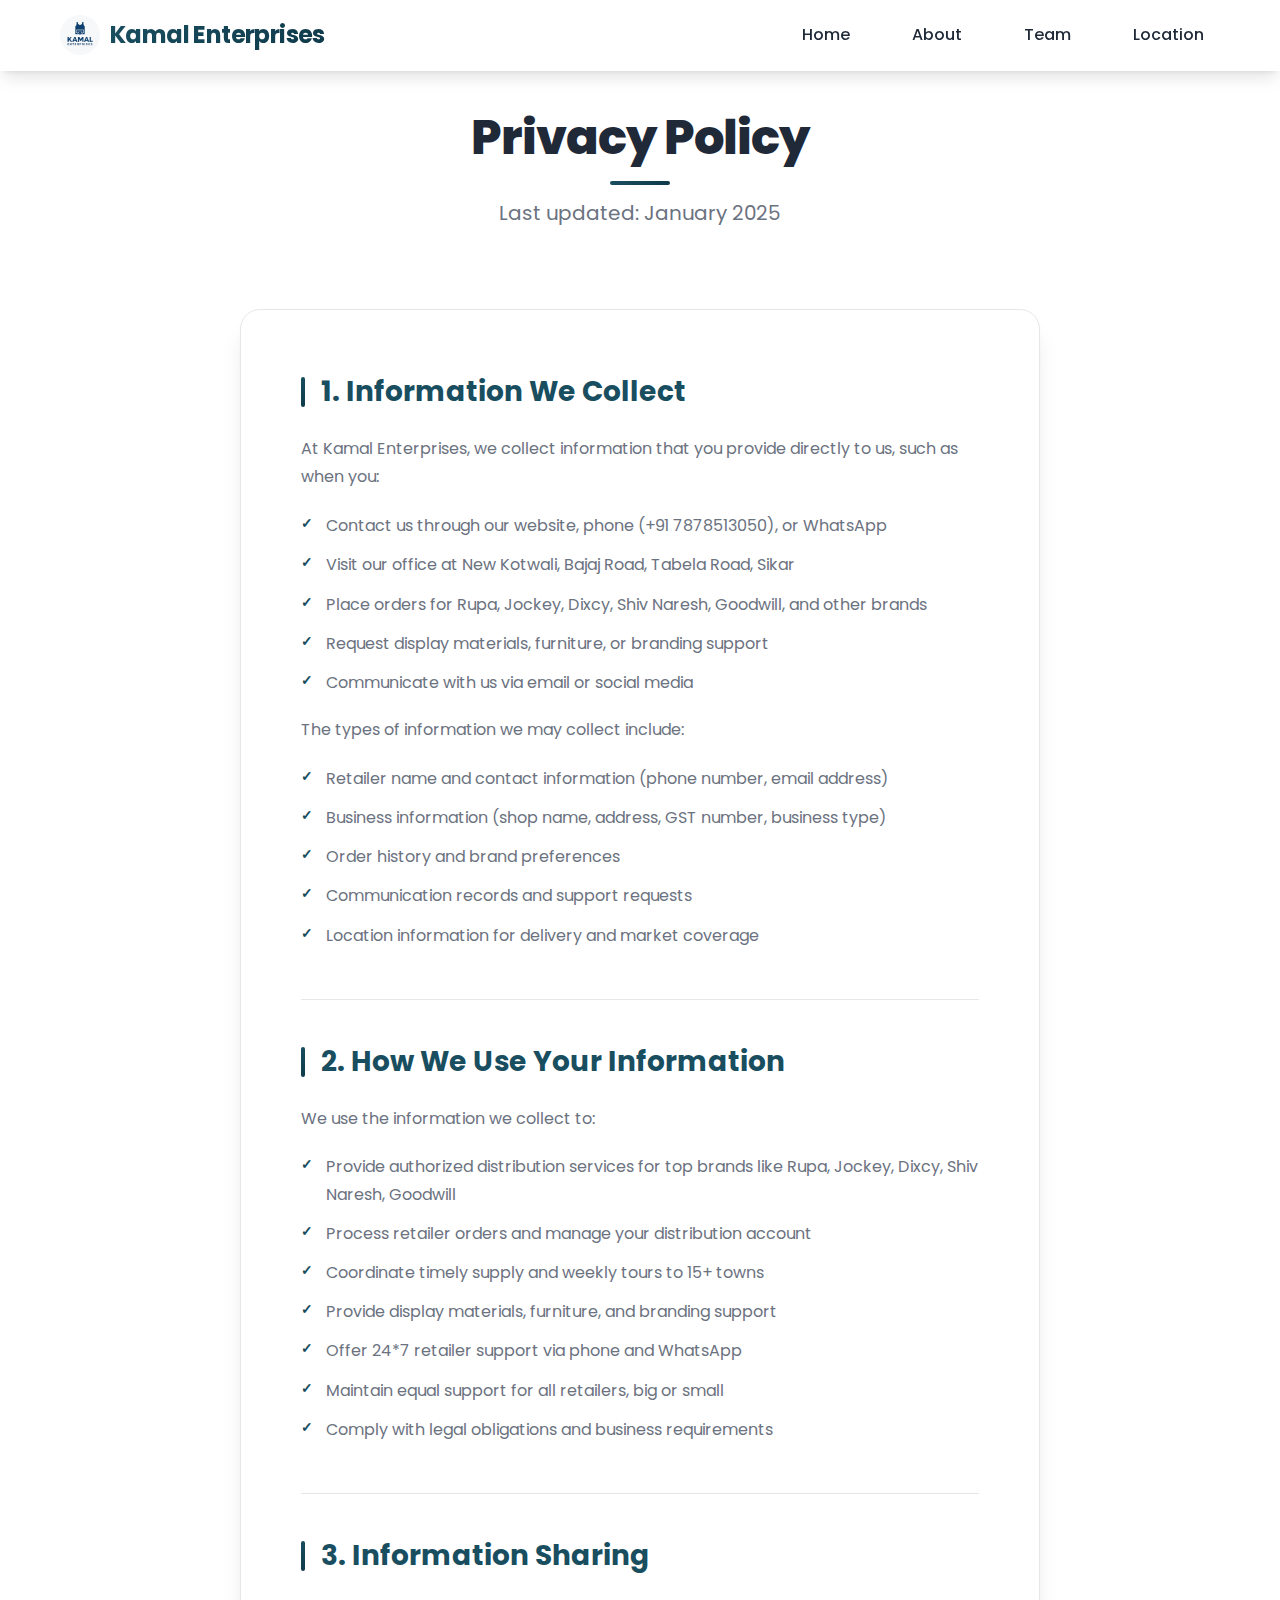
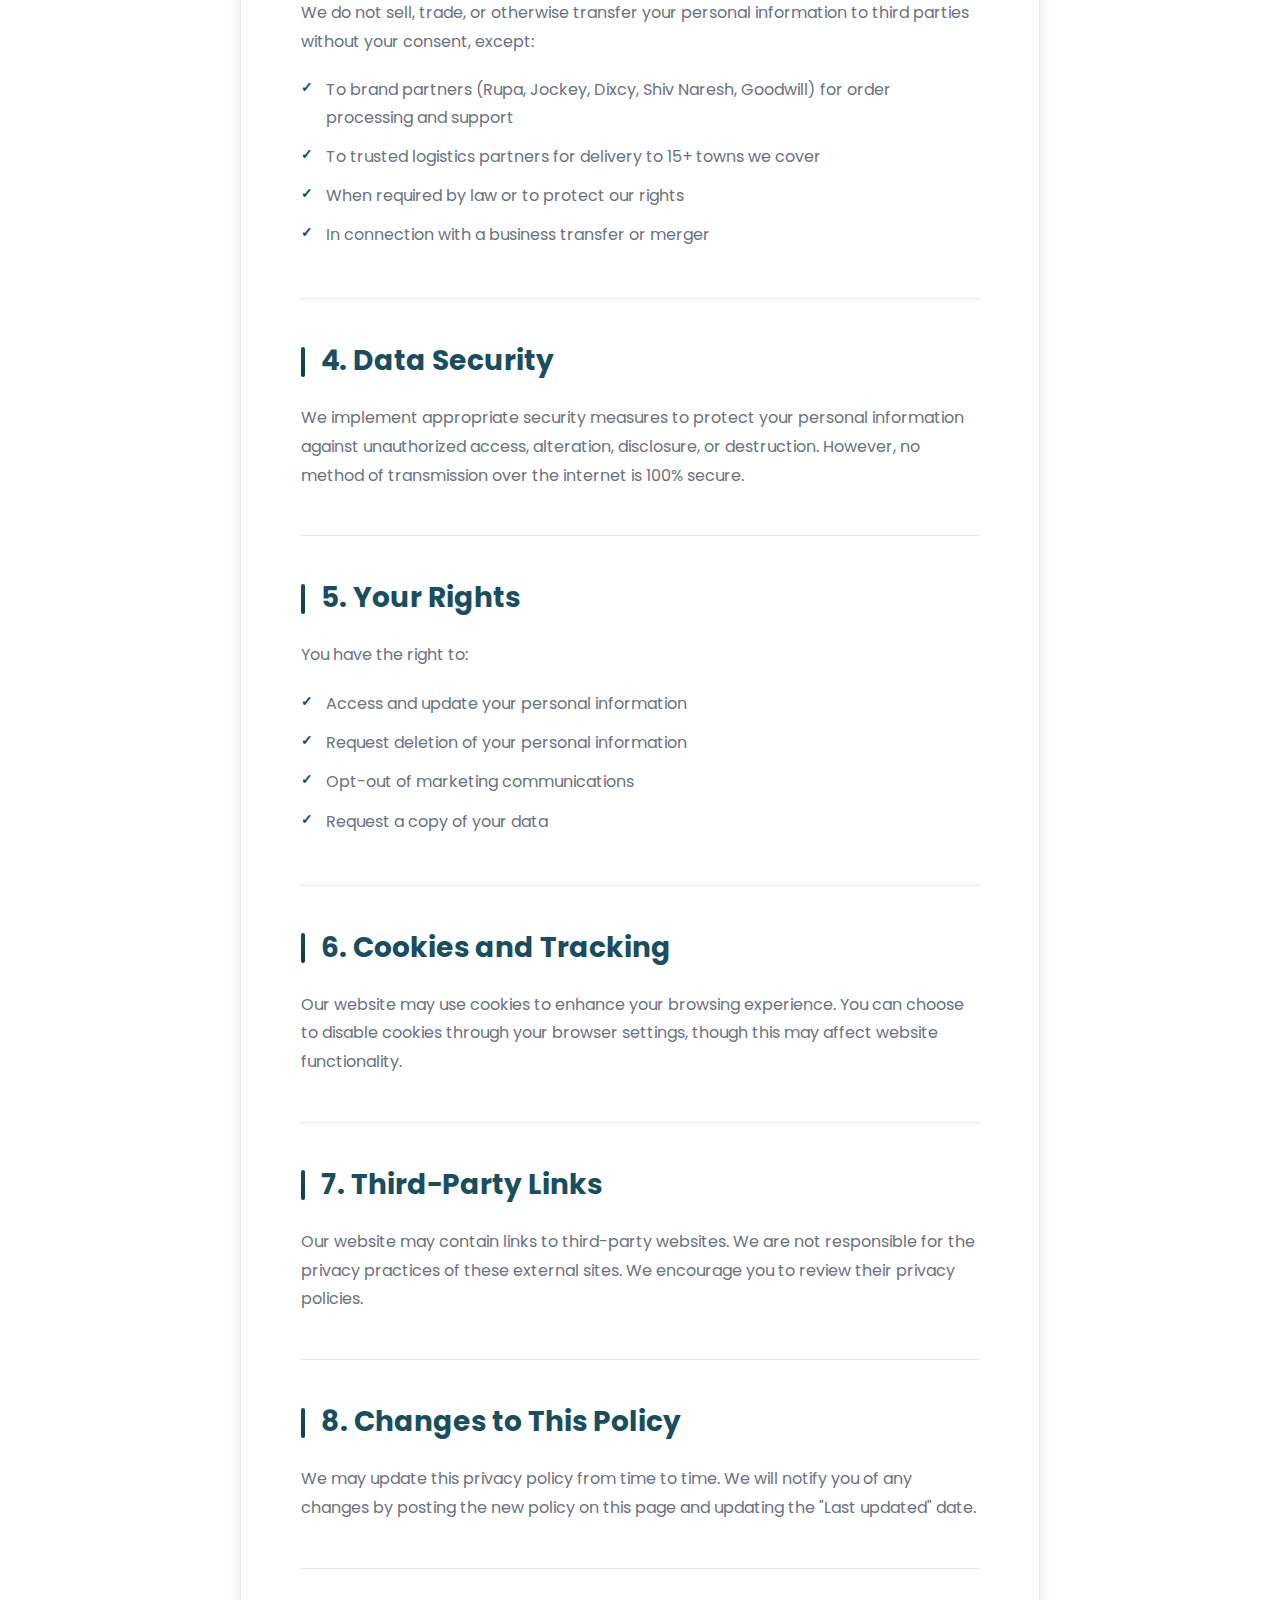
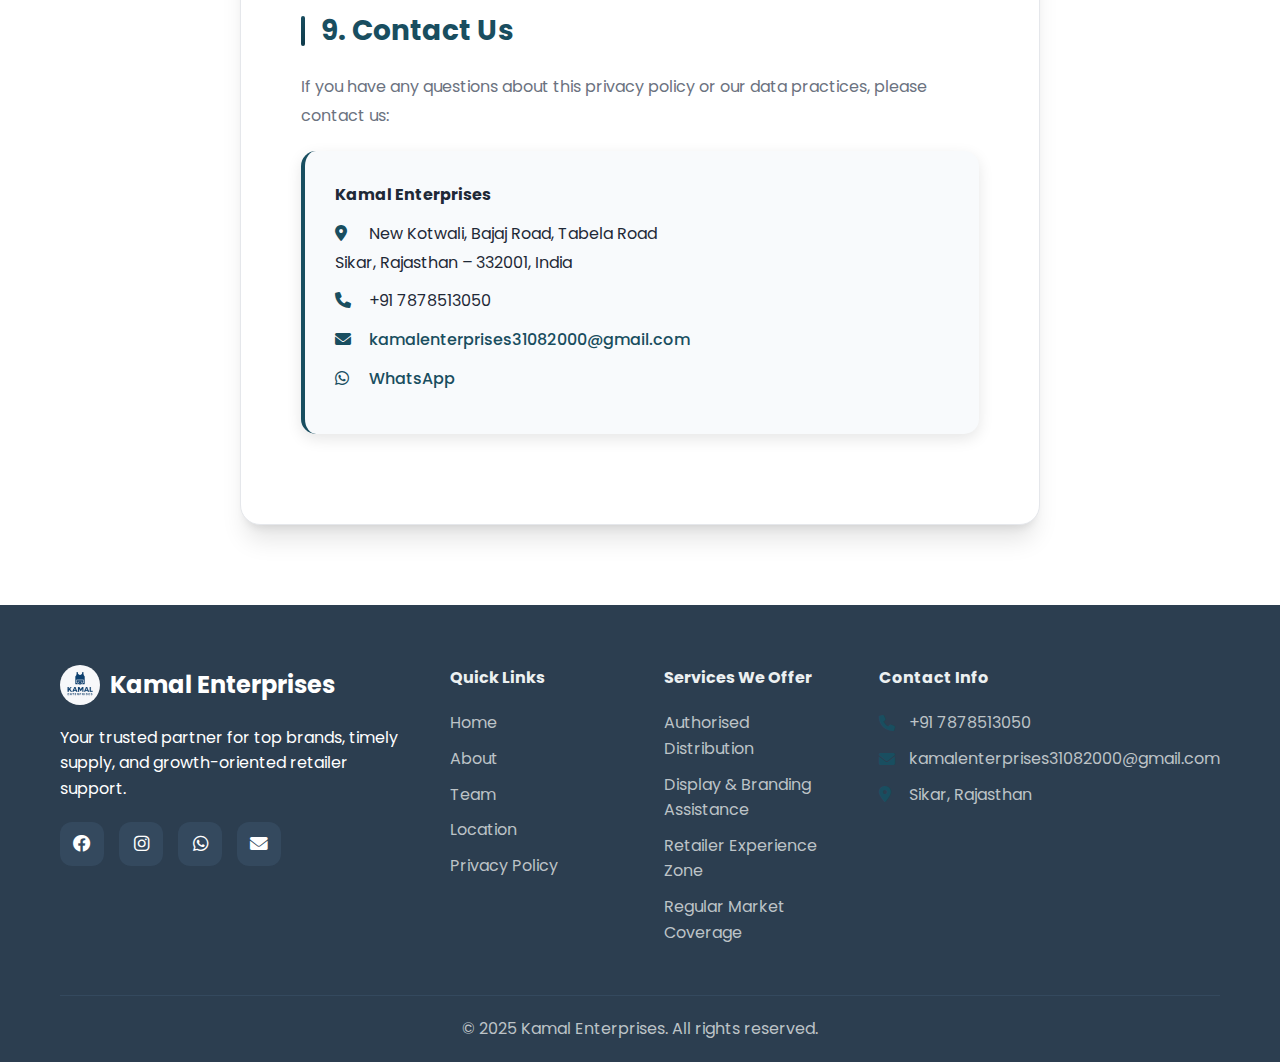
<file: privacy-policy.html>
<!DOCTYPE html>
<html lang="en">

<head>
    <meta charset="UTF-8">
    <meta name="viewport" content="width=device-width, initial-scale=1.0">
    <title>Privacy Policy - Kamal Enterprises</title>
    <link rel="stylesheet" href="styles.css">
    <link href="https://cdnjs.cloudflare.com/ajax/libs/font-awesome/6.0.0/css/all.min.css" rel="stylesheet">
    <link href="https://fonts.googleapis.com/css2?family=Poppins:wght@300;400;500;600;700&display=swap"
        rel="stylesheet">
</head>

<body>
    <!-- Navigation -->
    <nav class="navbar">
        <div class="nav-container">
            <div class="nav-logo">
                <img src="logo.png" alt="Kamal Enterprises" class="logo-img">
                <span class="logo-text">Kamal Enterprises</span>
            </div>
            <ul class="nav-menu">
                <li class="nav-item">
                    <a href="index.html" class="nav-link">Home</a>
                </li>
                <li class="nav-item">
                    <a href="index.html#about" class="nav-link">About</a>
                </li>
                <li class="nav-item">
                    <a href="index.html#team" class="nav-link">Team</a>
                </li>
                <li class="nav-item">
                    <a href="index.html#location" class="nav-link">Location</a>
                </li>
            </ul>
            <div class="hamburger">
                <span class="bar"></span>
                <span class="bar"></span>
                <span class="bar"></span>
            </div>
        </div>
    </nav>

    <!-- Privacy Policy Section -->
    <section class="privacy-policy">
        <div class="container">
            <div class="section-header">
                <h1 class="section-title">Privacy Policy</h1>
                <p class="section-subtitle">Last updated: January 2025</p>
            </div>

            <div class="privacy-content">
                <div class="privacy-section">
                    <h2>1. Information We Collect</h2>
                    <p>At Kamal Enterprises, we collect information that you provide directly to us, such as when you:
                    </p>
                    <ul>
                        <li>Contact us through our website, phone (+91 7878513050), or WhatsApp</li>
                        <li>Visit our office at New Kotwali, Bajaj Road, Tabela Road, Sikar</li>
                        <li>Place orders for Rupa, Jockey, Dixcy, Shiv Naresh, Goodwill, and other brands</li>
                        <li>Request display materials, furniture, or branding support</li>
                        <li>Communicate with us via email or social media</li>
                    </ul>
                    <p>The types of information we may collect include:</p>
                    <ul>
                        <li>Retailer name and contact information (phone number, email address)</li>
                        <li>Business information (shop name, address, GST number, business type)</li>
                        <li>Order history and brand preferences</li>
                        <li>Communication records and support requests</li>
                        <li>Location information for delivery and market coverage</li>
                    </ul>
                </div>

                <div class="privacy-section">
                    <h2>2. How We Use Your Information</h2>
                    <p>We use the information we collect to:</p>
                    <ul>
                        <li>Provide authorized distribution services for top brands like Rupa, Jockey, Dixcy, Shiv
                            Naresh, Goodwill</li>
                        <li>Process retailer orders and manage your distribution account</li>
                        <li>Coordinate timely supply and weekly tours to 15+ towns</li>
                        <li>Provide display materials, furniture, and branding support</li>
                        <li>Offer 24*7 retailer support via phone and WhatsApp</li>
                        <li>Maintain equal support for all retailers, big or small</li>
                        <li>Comply with legal obligations and business requirements</li>
                    </ul>
                </div>

                <div class="privacy-section">
                    <h2>3. Information Sharing</h2>
                    <p>We do not sell, trade, or otherwise transfer your personal information to third parties without
                        your consent, except:</p>
                    <ul>
                        <li>To brand partners (Rupa, Jockey, Dixcy, Shiv Naresh, Goodwill) for order processing and
                            support</li>
                        <li>To trusted logistics partners for delivery to 15+ towns we cover</li>
                        <li>When required by law or to protect our rights</li>
                        <li>In connection with a business transfer or merger</li>
                    </ul>
                </div>

                <div class="privacy-section">
                    <h2>4. Data Security</h2>
                    <p>We implement appropriate security measures to protect your personal information against
                        unauthorized access, alteration, disclosure, or destruction. However, no method of transmission
                        over the internet is 100% secure.</p>
                </div>

                <div class="privacy-section">
                    <h2>5. Your Rights</h2>
                    <p>You have the right to:</p>
                    <ul>
                        <li>Access and update your personal information</li>
                        <li>Request deletion of your personal information</li>
                        <li>Opt-out of marketing communications</li>
                        <li>Request a copy of your data</li>
                    </ul>
                </div>

                <div class="privacy-section">
                    <h2>6. Cookies and Tracking</h2>
                    <p>Our website may use cookies to enhance your browsing experience. You can choose to disable
                        cookies through your browser settings, though this may affect website functionality.</p>
                </div>

                <div class="privacy-section">
                    <h2>7. Third-Party Links</h2>
                    <p>Our website may contain links to third-party websites. We are not responsible for the privacy
                        practices of these external sites. We encourage you to review their privacy policies.</p>
                </div>

                <div class="privacy-section">
                    <h2>8. Changes to This Policy</h2>
                    <p>We may update this privacy policy from time to time. We will notify you of any changes by posting
                        the new policy on this page and updating the "Last updated" date.</p>
                </div>

                <div class="privacy-section">
                    <h2>9. Contact Us</h2>
                    <p>If you have any questions about this privacy policy or our data practices, please contact us:</p>
                    <div class="contact-info">
                        <p><strong>Kamal Enterprises</strong></p>
                        <p><i class="fas fa-map-marker-alt"></i> New Kotwali, Bajaj Road, Tabela Road<br>
                            Sikar, Rajasthan – 332001, India</p>
                        <p><i class="fas fa-phone"></i> +91 7878513050</p>
                        <p><i class="fas fa-envelope"></i> <a
                                href="mailto:kamalenterprises31082000@gmail.com">kamalenterprises31082000@gmail.com</a>
                        </p>
                        <p><i class="fab fa-whatsapp"></i> <a href="http://wa.me/7878513050">WhatsApp</a></p>
                    </div>
                </div>
            </div>
        </div>
    </section>

    <!-- Footer -->
    <footer class="footer">
        <div class="container">
            <div class="footer-content">
                <div class="footer-section">
                    <div class="footer-logo">
                        <img src="logo.png" alt="Kamal Enterprises" class="footer-logo-img">
                        <span class="footer-logo-text">Kamal Enterprises</span>
                    </div>
                    <p>Your trusted partner for top brands, timely supply, and growth-oriented retailer support.</p>
                    <div class="social-links">
                        <a href="#" class="social-link"><i class="fab fa-facebook"></i></a>
                        <a href="https://www.instagram.com/kamal_enterprises.sikar/" class="social-link"
                            target="_blank"><i class="fab fa-instagram"></i></a>
                        <a href="http://wa.me/7878513050" class="social-link" target="_blank"><i
                                class="fab fa-whatsapp"></i></a>
                        <a href="mailto:kamalenterprises31082000@gmail.com" class="social-link" target="_blank"><i
                                class="fas fa-envelope"></i></a>
                    </div>
                </div>
                <div class="footer-section">
                    <h4>Quick Links</h4>
                    <ul>
                        <li><a href="index.html">Home</a></li>
                        <li><a href="index.html#about">About</a></li>
                        <li><a href="index.html#team">Team</a></li>
                        <li><a href="index.html#location">Location</a></li>
                        <li><a href="privacy-policy.html">Privacy Policy</a></li>
                    </ul>
                </div>
                <div class="footer-section">
                    <h4>Services We Offer</h4>
                    <ul>
                        <li><a href="#"
                                title="Supply of top brands like Rupa, Jockey, Dixcy, Shiv Naresh, Goodwill, and more.">Authorised
                                Distribution</a></li>
                        <li><a href="#"
                                title="Company-provided furniture, display stands, posters, and catalogues to boost sales.">Display
                                & Branding Assistance</a></li>
                        <li><a href="#"
                                title="At our shop, retailers can explore all articles of any brand and understand display systems.">Retailer
                                Experience Zone</a></li>
                        <li><a href="#"
                                title="Weekly tours to 15+ towns and monthly visits to smaller markets, ensuring timely delivery.">Regular
                                Market Coverage</a></li>
                    </ul>
                </div>
                <div class="footer-section">
                    <h4>Contact Info</h4>
                    <div class="footer-contact">
                        <p><i class="fas fa-phone"></i> +91 7878513050</p>
                        <p><i class="fas fa-envelope"></i> <a href="mailto:kamalenterprises31082000@gmail.com"
                                style="color: inherit; text-decoration: none;">kamalenterprises31082000@gmail.com</a>
                        </p>
                        <p><i class="fas fa-map-marker-alt"></i> Sikar, Rajasthan</p>
                    </div>
                </div>
            </div>
            <div class="footer-bottom">
                <p>&copy; 2025 Kamal Enterprises. All rights reserved.</p>
            </div>
        </div>
    </footer>

    <script src="script.js"></script>
</body>

</html>
</file>
<file: styles.css>
/* Reset and Base Styles */
* {
    margin: 0;
    padding: 0;
    box-sizing: border-box;
}

/* Favicon Styles - Circular appearance in browser tabs */
/* Note: Most browsers will automatically make favicons circular in tabs */
/* These styles help ensure proper display across different browsers */

/* For browsers that support custom favicon styling */
link[rel="icon"] {
    border-radius: 50%;
}

/* Additional meta tags for better favicon support */
/* The favicon will appear circular in most modern browsers automatically */

:root {
    --primary-color: #194e60;
    --primary-dark: #0f3a4a;
    --secondary-color: #059669;
    --accent-color: #dc2626;
    --text-primary: #1f2937;
    --text-secondary: #6b7280;
    --text-light: #9ca3af;
    --bg-primary: #ffffff;
    --bg-secondary: #f8fafc;
    --bg-dark: #0f172a;
    --border-color: #e5e7eb;
    --shadow-sm: 0 1px 2px 0 rgb(0 0 0 / 0.05);
    --shadow-md: 0 4px 6px -1px rgb(0 0 0 / 0.1), 0 2px 4px -2px rgb(0 0 0 / 0.1);
    --shadow-lg: 0 10px 15px -3px rgb(0 0 0 / 0.1), 0 4px 6px -4px rgb(0 0 0 / 0.1);
    --shadow-xl: 0 20px 25px -5px rgb(0 0 0 / 0.1), 0 8px 10px -6px rgb(0 0 0 / 0.1);
    --shadow-2xl: 0 25px 50px -12px rgb(0 0 0 / 0.25);
    --gradient-primary: linear-gradient(135deg, #194e60 0%, #0f3a4a 100%);
    --gradient-secondary: linear-gradient(135deg, #059669 0%, #047857 100%);
    --gradient-accent: linear-gradient(135deg, #dc2626 0%, #b91c1c 100%);
    --gradient-dark: linear-gradient(135deg, #194e60 0%, #0f3a4a 100%);
}

body {
    font-family: 'Poppins', -apple-system, BlinkMacSystemFont, 'Segoe UI', Roboto, sans-serif;
    line-height: 1.6;
    color: var(--text-primary);
    overflow-x: hidden;
    background: var(--bg-primary);
    font-feature-settings: 'kern' 1;
    text-rendering: optimizeLegibility;
    -webkit-font-smoothing: antialiased;
    -moz-osx-font-smoothing: grayscale;
}

.container {
    max-width: 1200px;
    margin: 0 auto;
    padding: 0 20px;
    width: 100%;
    box-sizing: border-box;
}

/* Navigation */
.navbar {
    position: fixed;
    top: 0;
    width: 100%;
    background: rgba(255, 255, 255, 0.8);
    backdrop-filter: blur(20px);
    -webkit-backdrop-filter: blur(20px);
    z-index: 1000;
    transition: all 0.4s cubic-bezier(0.4, 0, 0.2, 1);
    box-shadow: var(--shadow-lg);
    border-bottom: 1px solid rgba(255, 255, 255, 0.2);
}

.nav-container {
    max-width: 1200px;
    margin: 0 auto;
    padding: 0 20px;
    display: flex;
    justify-content: space-between;
    align-items: center;
    height: 70px;
}

.nav-logo {
    display: flex;
    align-items: center;
    gap: 10px;
}

.logo-img {
    width: 40px;
    height: 40px;
    border-radius: 50%;
    object-fit: cover;
}

.logo-text {
    font-size: 1.5rem;
    font-weight: 700;
    background: var(--gradient-primary);
    -webkit-background-clip: text;
    -webkit-text-fill-color: transparent;
    background-clip: text;
    letter-spacing: -0.025em;
}

.nav-menu {
    display: flex;
    list-style: none;
    gap: 30px;
}

.nav-link {
    text-decoration: none;
    color: var(--text-primary);
    font-weight: 500;
    transition: all 0.3s cubic-bezier(0.4, 0, 0.2, 1);
    position: relative;
    padding: 8px 16px;
    border-radius: 8px;
}

.nav-link:hover {
    color: var(--primary-color);
    background: rgba(25, 78, 96, 0.1);
    transform: translateY(-1px);
}

.nav-link::after {
    content: '';
    position: absolute;
    width: 0;
    height: 2px;
    bottom: 2px;
    left: 50%;
    transform: translateX(-50%);
    background: var(--gradient-primary);
    transition: all 0.3s cubic-bezier(0.4, 0, 0.2, 1);
    border-radius: 1px;
}

.nav-link:hover::after {
    width: 80%;
}

.hamburger {
    display: none;
    flex-direction: column;
    cursor: pointer;
}

.bar {
    width: 25px;
    height: 3px;
    background-color: #333;
    margin: 3px 0;
    transition: 0.3s;
}

/* Hero Section */
.hero {
    padding: 120px 0 80px;
    background: var(--gradient-primary);
    color: white;
    min-height: 100vh;
    display: flex;
    align-items: center;
    position: relative;
    overflow: hidden;
}

.hero::before {
    content: '';
    position: absolute;
    top: 0;
    left: 0;
    right: 0;
    bottom: 0;
    background:
        radial-gradient(circle at 20% 80%, rgba(120, 119, 198, 0.3) 0%, transparent 50%),
        radial-gradient(circle at 80% 20%, rgba(255, 119, 198, 0.3) 0%, transparent 50%),
        radial-gradient(circle at 40% 40%, rgba(120, 219, 255, 0.2) 0%, transparent 50%);
    animation: float 6s ease-in-out infinite;
}

@keyframes float {

    0%,
    100% {
        transform: translateY(0px) rotate(0deg);
    }

    50% {
        transform: translateY(-20px) rotate(1deg);
    }
}

.hero-container {
    max-width: 1200px;
    margin: 0 auto;
    padding: 0 20px;
    display: grid;
    grid-template-columns: 1fr 1fr;
    gap: 80px;
    align-items: center;
    position: relative;
    z-index: 2;
    width: 100%;
    box-sizing: border-box;
}

.hero-content {
    opacity: 1;
    transform: translateX(0);
}

.hero-title {
    font-size: 4rem;
    font-weight: 800;
    margin-bottom: 24px;
    line-height: 1.1;
    letter-spacing: -0.02em;
    background: linear-gradient(135deg, #ffffff 0%, #f0f9ff 100%);
    -webkit-background-clip: text;
    -webkit-text-fill-color: transparent;
    background-clip: text;
    text-shadow: 0 4px 8px rgba(0, 0, 0, 0.1);
}

.hero-subtitle {
    font-size: 1.25rem;
    margin-bottom: 40px;
    opacity: 0.95;
    line-height: 1.6;
    font-weight: 400;
    color: rgba(255, 255, 255, 0.9);
}

.gst-info {
    margin: 20px 0;
    padding: 12px 20px;
    background: rgba(25, 78, 96, 0.1);
    border-left: 4px solid #194e60;
    border-radius: 8px;
    text-align: center;
}

.gst-text {
    font-size: 14px;
    font-weight: 600;
    color: white;
    margin: 0;
    letter-spacing: 0.5px;
}

.hero-buttons {
    display: flex;
    gap: 20px;
    flex-wrap: wrap;
}

.btn {
    padding: 16px 32px;
    border: none;
    border-radius: 12px;
    text-decoration: none;
    font-weight: 600;
    font-size: 1rem;
    transition: all 0.4s cubic-bezier(0.4, 0, 0.2, 1);
    cursor: pointer;
    display: inline-flex;
    align-items: center;
    justify-content: center;
    text-align: center;
    position: relative;
    overflow: hidden;
    letter-spacing: 0.025em;
}

.btn::before {
    content: '';
    position: absolute;
    top: 0;
    left: -100%;
    width: 100%;
    height: 100%;
    background: linear-gradient(90deg, transparent, rgba(255, 255, 255, 0.2), transparent);
    transition: left 0.5s;
}

.btn:hover::before {
    left: 100%;
}

.btn-primary {
    background: rgba(255, 255, 255, 0.95);
    color: var(--primary-color);
    box-shadow: var(--shadow-lg);
    backdrop-filter: blur(10px);
}

.btn-primary:hover {
    background: rgba(255, 255, 255, 1);
    transform: translateY(-3px) scale(1.02);
    box-shadow: var(--shadow-2xl);
    color: var(--primary-dark);
}

.btn-secondary {
    background: rgba(255, 255, 255, 0.1);
    color: #fff;
    border: 2px solid rgba(255, 255, 255, 0.3);
    backdrop-filter: blur(10px);
}

.btn-secondary:hover {
    background: rgba(255, 255, 255, 0.2);
    border-color: rgba(255, 255, 255, 0.5);
    transform: translateY(-3px) scale(1.02);
    box-shadow: var(--shadow-xl);
}

.hero-image {
    text-align: center;
    display: flex;
    justify-content: center;
    align-items: center;
    width: 100%;
    opacity: 1;
    transform: translateX(0);
}

.hero-img {
    max-width: 100%;
    height: auto;
    border-radius: 24px;
    box-shadow:
        0 25px 50px rgba(0, 0, 0, 0.25),
        0 0 0 1px rgba(255, 255, 255, 0.1);
    position: relative;
    z-index: 1;
    opacity: 1;
    transform: scale(1);
}

.hero-img:hover {
    transform: translateY(-4px) scale(1.01);
    box-shadow:
        0 25px 50px rgba(0, 0, 0, 0.25),
        0 0 0 1px rgba(255, 255, 255, 0.2);
}

/* Brands Section */
.brands {
    padding: 100px 0;
    background: linear-gradient(135deg, #f8fafc 0%, #e2e8f0 100%);
    position: relative;
    overflow: hidden;
}

.brands::before {
    content: '';
    position: absolute;
    top: 0;
    left: 0;
    right: 0;
    bottom: 0;
    background:
        radial-gradient(circle at 20% 30%, rgba(25, 78, 96, 0.1) 0%, transparent 50%),
        radial-gradient(circle at 80% 70%, rgba(236, 72, 153, 0.1) 0%, transparent 50%);
    pointer-events: none;
}

.brands-grid {
    display: grid;
    grid-template-columns: 1fr 1fr;
    gap: 60px;
    position: relative;
    z-index: 2;
    width: 100%;
    box-sizing: border-box;
}

.brand-category {
    background: rgba(255, 255, 255, 0.9);
    backdrop-filter: blur(20px);
    border-radius: 24px;
    padding: 40px 30px;
    box-shadow: var(--shadow-xl);
    border: 1px solid rgba(255, 255, 255, 0.2);
    transition: all 0.4s cubic-bezier(0.4, 0, 0.2, 1);
}

.brand-category:hover {
    transform: translateY(-8px);
    box-shadow: var(--shadow-2xl);
    background: rgba(255, 255, 255, 0.95);
}

.brand-category h3 {
    font-size: 1.5rem;
    font-weight: 700;
    color: var(--text-primary);
    margin-bottom: 30px;
    text-align: center;
    position: relative;
    padding-bottom: 15px;
}

.brand-category h3::after {
    content: '';
    position: absolute;
    bottom: 0;
    left: 50%;
    transform: translateX(-50%);
    width: 40px;
    height: 3px;
    background: var(--gradient-primary);
    border-radius: 2px;
}

.brand-items {
    display: grid;
    grid-template-columns: repeat(auto-fit, minmax(200px, 1fr));
    gap: 20px;
    width: 100%;
    box-sizing: border-box;
}

.brand-item {
    display: flex;
    flex-direction: column;
    align-items: center;
    text-decoration: none;
    padding: 25px 20px;
    border-radius: 16px;
    background: rgba(255, 255, 255, 0.8);
    border: 2px solid transparent;
    position: relative;
    overflow: hidden;
    opacity: 1;
    transform: translateY(0) scale(1);
}

.brand-item::before {
    content: '';
    position: absolute;
    top: 0;
    left: 0;
    right: 0;
    bottom: 0;
    background: var(--gradient-primary);
    opacity: 0;
    transition: opacity 0.3s ease;
    z-index: 1;
}

.brand-item:hover::before {
    opacity: 0.05;
}

.brand-item:hover {
    transform: translateY(-5px) scale(1.02);
    box-shadow: var(--shadow-lg);
    border-color: rgba(25, 78, 96, 0.3);
}

.brand-item.main-distributor {
    background: linear-gradient(135deg, rgba(25, 78, 96, 0.1), rgba(236, 72, 153, 0.1));
    border: 2px solid rgba(25, 78, 96, 0.2);
}

.brand-item.main-distributor:hover {
    border-color: rgba(25, 78, 96, 0.5);
    box-shadow: 0 10px 30px rgba(25, 78, 96, 0.2);
}

.brand-logo {
    position: relative;
    z-index: 2;
    margin-bottom: 15px;
    width: 100%;
    height: 60px;
    display: flex;
    align-items: center;
    justify-content: center;
    background: rgba(255, 255, 255, 0.9);
    border-radius: 12px;
    padding: 10px;
    box-shadow: var(--shadow-sm);
    transition: all 0.3s ease;
}

.brand-item:hover .brand-logo {
    transform: scale(1.05);
    box-shadow: var(--shadow-md);
}

.brand-img {
    max-width: 100%;
    max-height: 100%;
    object-fit: contain;
    border-radius: 8px;
    opacity: 1;
    transform: scale(1);
    background: linear-gradient(90deg, #f0f0f0 25%, #e0e0e0 50%, #f0f0f0 75%);
    background-size: 200% 100%;
    animation: loading-shimmer 1.5s infinite;
}

.brand-img.loaded {
    background: none;
    animation: none;
}

.brand-item:hover .brand-img {
    transform: scale(1.1);
}

.brand-info {
    position: relative;
    z-index: 2;
    text-align: center;
}

.brand-info h4 {
    font-size: 1.1rem;
    font-weight: 600;
    color: var(--text-primary);
    margin-bottom: 5px;
    transition: color 0.3s ease;
}

.brand-item:hover .brand-info h4 {
    color: var(--primary-color);
}

.brand-info p {
    font-size: 0.9rem;
    color: var(--text-secondary);
    margin: 0;
    font-weight: 500;
}

/* Main distributor special styling */
.brand-item.main-distributor .brand-info h4 {
    color: var(--primary-color);
    font-weight: 700;
}

.brand-item.main-distributor .brand-info p {
    color: var(--text-primary);
    font-weight: 600;
}

/* Responsive Brands */
@media (max-width: 768px) {
    .brands-grid {
        grid-template-columns: 1fr;
        gap: 40px;
    }

    .brand-items {
        grid-template-columns: repeat(auto-fit, minmax(150px, 1fr));
        gap: 15px;
    }

    .brand-item {
        padding: 20px 15px;
    }

    .brand-logo {
        height: 50px;
    }
}

@media (max-width: 480px) {
    .brands {
        padding: 80px 0;
    }

    .brand-category {
        padding: 30px 20px;
    }

    .brand-items {
        grid-template-columns: 1fr;
        gap: 15px;
    }

    .brand-item {
        padding: 20px;
    }
}

/* Section Styles */
.section-header {
    text-align: center;
    margin-bottom: 80px;
    position: relative;
}

.section-title {
    font-size: 3rem;
    font-weight: 800;
    color: var(--text-primary);
    margin-bottom: 20px;
    letter-spacing: -0.02em;
    position: relative;
    display: inline-block;
}

.section-title::after {
    content: '';
    position: absolute;
    bottom: -8px;
    left: 50%;
    transform: translateX(-50%);
    width: 60px;
    height: 4px;
    background: var(--gradient-primary);
    border-radius: 2px;
}

.section-subtitle {
    font-size: 1.25rem;
    color: var(--text-secondary);
    max-width: 600px;
    margin: 0 auto;
    line-height: 1.6;
    font-weight: 400;
}

/* About Section */
.about {
    padding: 120px 0;
    background: var(--bg-secondary);
    position: relative;
}

.about::before {
    content: '';
    position: absolute;
    top: 0;
    left: 0;
    right: 0;
    bottom: 0;
    background:
        radial-gradient(circle at 10% 20%, rgba(25, 78, 96, 0.05) 0%, transparent 50%),
        radial-gradient(circle at 90% 80%, rgba(236, 72, 153, 0.05) 0%, transparent 50%);
    pointer-events: none;
}

.about-content {
    display: grid;
    grid-template-columns: 2fr 1fr;
    gap: 60px;
    align-items: start;
}

.about-text h3 {
    font-size: 1.5rem;
    color: #2c3e50;
    margin-bottom: 15px;
    margin-top: 30px;
}

.about-text h3:first-child {
    margin-top: 0;
}

.about-text p {
    color: #555;
    margin-bottom: 20px;
    line-height: 1.8;
}

.features-list {
    list-style: none;
    margin-top: 20px;
}

.features-list li {
    display: flex;
    align-items: center;
    margin-bottom: 10px;
    color: #555;
}

.features-list i {
    color: #27ae60;
    margin-right: 10px;
    font-size: 1.1rem;
}

.about-stats {
    display: grid;
    grid-template-columns: 1fr 1fr;
    gap: 30px;
}

.stat-item {
    text-align: center;
    padding: 40px 24px;
    background: rgba(255, 255, 255, 0.8);
    backdrop-filter: blur(10px);
    border-radius: 20px;
    box-shadow: var(--shadow-lg);
    transition: all 0.4s cubic-bezier(0.4, 0, 0.2, 1);
    border: 1px solid rgba(255, 255, 255, 0.2);
    position: relative;
    overflow: hidden;
}

.stat-item::before {
    content: '';
    position: absolute;
    top: 0;
    left: 0;
    right: 0;
    height: 4px;
    background: var(--gradient-primary);
    transform: scaleX(0);
    transition: transform 0.3s ease;
}

.stat-item:hover::before {
    transform: scaleX(1);
}

.stat-item:hover {
    transform: translateY(-8px) scale(1.02);
    box-shadow: var(--shadow-2xl);
    background: rgba(255, 255, 255, 0.95);
}

.stat-item h3 {
    font-size: 3rem;
    background: var(--gradient-primary);
    -webkit-background-clip: text;
    -webkit-text-fill-color: transparent;
    background-clip: text;
    font-weight: 800;
    margin-bottom: 12px;
    letter-spacing: -0.02em;
}

.stat-item p {
    color: var(--text-secondary);
    font-weight: 600;
    font-size: 1.1rem;
    letter-spacing: 0.025em;
}

/* Team Section */
.team {
    padding: 120px 0;
    background: var(--bg-primary);
    position: relative;
}

.team::before {
    content: '';
    position: absolute;
    top: 0;
    left: 0;
    right: 0;
    bottom: 0;
    background:
        radial-gradient(circle at 20% 10%, rgba(6, 182, 212, 0.05) 0%, transparent 50%),
        radial-gradient(circle at 80% 90%, rgba(25, 78, 96, 0.05) 0%, transparent 50%);
    pointer-events: none;
}

.team-grid {
    display: grid;
    grid-template-columns: repeat(auto-fit, minmax(350px, 1fr));
    gap: 50px;
    position: relative;
    z-index: 2;
    width: 100%;
    box-sizing: border-box;
    justify-items: center;
}

.team-member {
    background: rgba(255, 255, 255, 0.8);
    backdrop-filter: blur(20px);
    border-radius: 24px;
    padding: 40px 30px;
    text-align: center;
    box-shadow: var(--shadow-xl);
    transition: all 0.4s cubic-bezier(0.4, 0, 0.2, 1);
    border: 1px solid rgba(255, 255, 255, 0.2);
    position: relative;
    overflow: hidden;
}

.team-member::before {
    content: '';
    position: absolute;
    top: 0;
    left: 0;
    right: 0;
    bottom: 0;
    background: var(--gradient-primary);
    opacity: 0;
    transition: opacity 0.3s ease;
    z-index: -1;
}

.team-member:hover::before {
    opacity: 0.05;
}

.team-member:hover {
    transform: translateY(-12px) scale(1.02);
    box-shadow: var(--shadow-2xl);
    background: rgba(255, 255, 255, 0.95);
}

.member-image {
    margin-bottom: 24px;
    position: relative;
    display: flex;
    justify-content: center;
    align-items: center;
    width: 100%;
}

.member-image img {
    width: 160px;
    height: 160px;
    border-radius: 50%;
    object-fit: cover;
    border: 4px solid rgba(255, 255, 255, 0.8);
    box-shadow: var(--shadow-lg);
    opacity: 1;
    transform: scale(1);
}

.team-member:hover .member-image img {
    transform: scale(1.05);
    box-shadow: var(--shadow-xl);
    border-color: rgba(25, 78, 96, 0.3);
}

.member-info h3 {
    font-size: 1.75rem;
    color: var(--text-primary);
    margin-bottom: 8px;
    font-weight: 700;
    letter-spacing: -0.01em;
}

.member-role {
    background: var(--gradient-primary);
    -webkit-background-clip: text;
    -webkit-text-fill-color: transparent;
    background-clip: text;
    font-weight: 600;
    margin-bottom: 16px;
    font-size: 1.1rem;
}

.member-bio {
    color: var(--text-secondary);
    margin-bottom: 24px;
    line-height: 1.7;
    font-size: 1rem;
}

.member-social {
    display: flex;
    justify-content: center;
    gap: 15px;
}

.social-link {
    display: inline-flex;
    align-items: center;
    justify-content: center;
    width: 44px;
    height: 44px;
    background: rgba(25, 78, 96, 0.1);
    color: var(--primary-color);
    border-radius: 12px;
    text-decoration: none;
    transition: all 0.3s cubic-bezier(0.4, 0, 0.2, 1);
    font-size: 1.1rem;
    position: relative;
    overflow: hidden;
}

.social-link::before {
    content: '';
    position: absolute;
    top: 0;
    left: 0;
    right: 0;
    bottom: 0;
    background: var(--gradient-primary);
    opacity: 0;
    transition: opacity 0.3s ease;
    border-radius: 12px;
}

.social-link:hover::before {
    opacity: 1;
}

.social-link:hover {
    color: white;
    transform: translateY(-3px) scale(1.1);
    box-shadow: var(--shadow-lg);
}

.social-link i {
    position: relative;
    z-index: 1;
}

/* Location Section */
.location {
    padding: 80px 0;
    background: #f8f9fa;
    width: 100%;
    overflow-x: hidden;
}

.location-content {
    display: grid;
    grid-template-columns: 1fr 1fr;
    gap: 60px;
    align-items: start;
    width: 100%;
    box-sizing: border-box;
}

.address-card {
    background: white;
    padding: 30px;
    border-radius: 15px;
    box-shadow: 0 5px 15px rgba(0, 0, 0, 0.1);
    margin-bottom: 30px;
    width: 100%;
    box-sizing: border-box;
    overflow-wrap: break-word;
}

.address-card h3 {
    color: #2c3e50;
    margin-bottom: 15px;
    display: flex;
    align-items: center;
    gap: 10px;
}

.address-card i {
    color: var(--primary-color);
}

.contact-info {
    background: white;
    padding: 30px;
    border-radius: 15px;
    box-shadow: 0 5px 15px rgba(0, 0, 0, 0.1);
    width: 100%;
    box-sizing: border-box;
    overflow-wrap: break-word;
}

.contact-item {
    display: flex;
    align-items: flex-start;
    gap: 15px;
    margin-bottom: 20px;
    color: #555;
    width: 100%;
    box-sizing: border-box;
    flex-wrap: wrap;
}

.contact-item i {
    color: var(--primary-color);
    font-size: 1.2rem;
    width: 20px;
}

.map-container {
    border-radius: 15px;
    overflow: hidden;
    box-shadow: 0 5px 15px rgba(0, 0, 0, 0.1);
    width: 100%;
    box-sizing: border-box;
}

.map-container iframe {
    border-radius: 15px;
    width: 100%;
    height: 300px;
    max-width: 100%;
}

/* Contact Section */
.contact {
    padding: 80px 0;
    background: white;
}

.contact-content {
    display: grid;
    grid-template-columns: 2fr 1fr;
    gap: 60px;
}

.contact-form-container h3 {
    color: #2c3e50;
    margin-bottom: 30px;
    font-size: 1.5rem;
}

/* Contact Form Styles */
.contact-form {
    background: #f8f9fa;
    padding: 30px;
    border-radius: 15px;
    box-shadow: 0 5px 15px rgba(0, 0, 0, 0.1);
}

.form-group {
    margin-bottom: 25px;
}

.form-group label {
    display: block;
    margin-bottom: 8px;
    color: #2c3e50;
    font-weight: 500;
}

.form-group input,
.form-group textarea {
    width: 100%;
    padding: 12px 15px;
    border: 2px solid #e9ecef;
    border-radius: 8px;
    font-size: 16px;
    font-family: 'Poppins', sans-serif;
    transition: border-color 0.3s ease, box-shadow 0.3s ease;
    background: white;
}

.form-group input:focus,
.form-group textarea:focus {
    outline: none;
    border-color: var(--primary-color);
    box-shadow: 0 0 0 3px rgba(25, 78, 96, 0.1);
}

.form-group textarea {
    resize: vertical;
    min-height: 120px;
}

.submit-btn {
    width: 100%;
    padding: 15px 30px;
    background: var(--gradient-primary);
    color: white;
    border: none;
    border-radius: 8px;
    font-size: 16px;
    font-weight: 600;
    cursor: pointer;
    transition: all 0.3s ease;
    position: relative;
    overflow: hidden;
}

.submit-btn:hover {
    background: linear-gradient(135deg, var(--primary-dark), #0f3a4a);
    transform: translateY(-2px);
    box-shadow: 0 10px 25px rgba(25, 78, 96, 0.3);
}

.submit-btn:disabled {
    background: #bdc3c7;
    cursor: not-allowed;
    transform: none;
    box-shadow: none;
}

.btn-loading {
    display: flex;
    align-items: center;
    justify-content: center;
    gap: 10px;
}

.form-message {
    margin-top: 20px;
    padding: 15px;
    border-radius: 8px;
    font-weight: 500;
    text-align: center;
}

.form-message.success {
    background: #d4edda;
    color: #155724;
    border: 1px solid #c3e6cb;
}

.form-message.error {
    background: #f8d7da;
    color: #721c24;
    border: 1px solid #f5c6cb;
}

/* Form validation styles */
.form-group input.error,
.form-group textarea.error {
    border-color: #e74c3c;
    box-shadow: 0 0 0 3px rgba(231, 76, 60, 0.1);
}

.form-group .error-message {
    color: #e74c3c;
    font-size: 14px;
    margin-top: 5px;
    display: none;
}

.contact-details h3 {
    color: #2c3e50;
    margin-bottom: 30px;
    font-size: 1.5rem;
}

.contact-methods {
    display: flex;
    flex-direction: column;
    gap: 25px;
}

.contact-method {
    display: flex;
    align-items: center;
    gap: 20px;
    padding: 20px;
    background: #f8f9fa;
    border-radius: 10px;
    transition: background 0.3s ease;
}

.contact-method:hover {
    background: #e9ecef;
}

.contact-method i {
    color: #3498db;
    font-size: 1.5rem;
    width: 30px;
}

.contact-method h4 {
    color: #2c3e50;
    margin-bottom: 5px;
}

.contact-method p {
    color: #555;
    margin: 0;
}

/* Footer */
.footer {
    background: #2c3e50;
    color: white;
    padding: 60px 0 20px;
}

.footer-content {
    display: grid;
    grid-template-columns: 2fr 1fr 1fr 1fr;
    gap: 40px;
    margin-bottom: 40px;
}

.footer-logo {
    display: flex;
    align-items: center;
    gap: 10px;
    margin-bottom: 20px;
}

.footer-logo-img {
    width: 40px;
    height: 40px;
    border-radius: 50%;
    object-fit: cover;
}

.footer-logo-text {
    font-size: 1.5rem;
    font-weight: 700;
}

.footer-section h4 {
    margin-bottom: 20px;
    color: #ecf0f1;
}

.footer-section ul {
    list-style: none;
}

.footer-section ul li {
    margin-bottom: 10px;
}

.footer-section ul li a {
    color: #bdc3c7;
    text-decoration: none;
    transition: color 0.3s ease;
}

.footer-section ul li a:hover {
    color: var(--primary-color);
}

.social-links {
    display: flex;
    gap: 15px;
    margin-top: 20px;
}

.social-links .social-link {
    background: #34495e;
    color: white;
}

.social-links .social-link:hover {
    background: var(--primary-color);
}

.footer-contact p {
    display: flex;
    align-items: center;
    gap: 10px;
    margin-bottom: 10px;
    color: #bdc3c7;
}

.footer-contact i {
    color: var(--primary-color);
    width: 20px;
}

.footer-bottom {
    border-top: 1px solid #34495e;
    padding-top: 20px;
    text-align: center;
    color: #bdc3c7;
}

/* ===========================================
   COMPREHENSIVE RESPONSIVE DESIGN
   Mobile-First Approach
   =========================================== */

/* Mobile-First Base Styles */
* {
    -webkit-tap-highlight-color: transparent;
    -webkit-touch-callout: none;
}

html {
    overflow-x: hidden;
    width: 100%;
}

body {
    -webkit-text-size-adjust: 100%;
    -ms-text-size-adjust: 100%;
    text-size-adjust: 100%;
    -webkit-font-smoothing: antialiased;
    -moz-osx-font-smoothing: grayscale;
    overflow-x: hidden;
    width: 100%;
    max-width: 100vw;
}

/* Performance optimizations */
img {
    max-width: 100%;
    height: auto;
    width: auto;
    display: block;
}

/* Prevent horizontal scroll on all elements */
* {
    max-width: 100%;
    box-sizing: border-box;
}

/* Ensure all sections don't overflow */
section {
    overflow-x: hidden;
    width: 100%;
    max-width: 100vw;
}

/* Smooth scrolling for all devices */
html {
    scroll-behavior: smooth;
    -webkit-overflow-scrolling: touch;
}

/* Prevent horizontal scroll */
body {
    overflow-x: hidden;
}

/* Mobile-specific improvements */
@media (max-width: 768px) {

    /* Reduce animations on mobile for better performance */
    * {
        animation-duration: 0.3s !important;
        transition-duration: 0.3s !important;
    }

    /* Optimize images for mobile */
    .hero-img,
    .member-image img {
        will-change: transform;
    }

    /* GST info mobile styling */
    .gst-info {
        margin: 15px 0;
        padding: 10px 15px;
    }

    .gst-text {
        font-size: 13px;
    }
}

/* Mobile device specific styles */
.mobile-device {
    -webkit-overflow-scrolling: touch;
}


.mobile-device .btn,
.mobile-device .nav-link,
.mobile-device .social-link {
    -webkit-tap-highlight-color: rgba(0, 0, 0, 0.1);
    touch-action: manipulation;
}

/* Base Mobile Styles (320px and up) */
@media (max-width: 575.98px) {

    /* Prevent horizontal scroll */
    html,
    body {
        overflow-x: hidden;
        max-width: 100vw;
    }

    /* Typography */
    .hero-title {
        font-size: 1.8rem;
        line-height: 1.2;
        margin-bottom: 16px;
        word-wrap: break-word;
        hyphens: auto;
    }

    .section-title {
        font-size: 1.75rem;
        margin-bottom: 16px;
        word-wrap: break-word;
    }

    .section-subtitle {
        font-size: 1rem;
        margin-bottom: 30px;
        word-wrap: break-word;
    }

    .hero-subtitle {
        font-size: 1rem;
        margin-bottom: 24px;
        word-wrap: break-word;
    }

    /* Navigation */
    .nav-container {
        height: 60px;
        padding: 0 15px;
    }

    .hamburger {
        display: flex;
        flex-direction: column;
        justify-content: center;
        align-items: center;
        width: 30px;
        height: 30px;
        cursor: pointer;
        z-index: 1001;
    }

    .bar {
        width: 25px;
        height: 3px;
        background-color: var(--primary-color);
        margin: 2px 0;
        transition: all 0.3s cubic-bezier(0.4, 0, 0.2, 1);
        border-radius: 2px;
    }

    .hamburger.active .bar:nth-child(1) {
        transform: rotate(45deg) translate(5px, 5px);
    }

    .hamburger.active .bar:nth-child(2) {
        opacity: 0;
    }

    .hamburger.active .bar:nth-child(3) {
        transform: rotate(-45deg) translate(7px, -6px);
    }

    .nav-menu {
        position: fixed;
        top: 0;
        left: -100%;
        width: 100%;
        height: 100vh;
        background: rgba(255, 255, 255, 0.98);
        backdrop-filter: blur(20px);
        flex-direction: column;
        justify-content: center;
        align-items: center;
        transition: all 0.4s cubic-bezier(0.4, 0, 0.2, 1);
        z-index: 1000;
        padding: 0;
    }

    .nav-menu.active {
        left: 0;
    }

    .nav-item {
        margin: 15px 0;
        opacity: 0;
        transform: translateY(20px);
        transition: all 0.3s ease;
    }

    .nav-menu.active .nav-item {
        opacity: 1;
        transform: translateY(0);
    }

    .nav-menu.active .nav-item:nth-child(1) {
        transition-delay: 0.1s;
    }

    .nav-menu.active .nav-item:nth-child(2) {
        transition-delay: 0.2s;
    }

    .nav-menu.active .nav-item:nth-child(3) {
        transition-delay: 0.3s;
    }

    .nav-menu.active .nav-item:nth-child(4) {
        transition-delay: 0.4s;
    }

    .nav-menu.active .nav-item:nth-child(5) {
        transition-delay: 0.5s;
    }

    .nav-link {
        font-size: 1.2rem;
        padding: 12px 24px;
        border-radius: 12px;
        display: block;
        width: 200px;
        text-align: center;
    }

    /* Hero Section */
    .hero {
        padding: 80px 0 60px;
        min-height: 100vh;
    }

    .hero-container {
        grid-template-columns: 1fr;
        gap: 30px;
        text-align: center;
        padding: 0 15px;
        max-width: 100%;
        width: 100%;
        box-sizing: border-box;
    }

    .hero-content {
        order: 2;
    }

    .hero-image {
        order: 1;
        display: flex;
        justify-content: center;
        align-items: center;
        width: 100%;
    }

    .hero-img {
        max-width: 280px;
        width: 100%;
        height: auto;
        max-width: min(280px, 90vw);
        margin: 0 auto;
        display: block;
    }

    .hero-buttons {
        flex-direction: column;
        align-items: center;
        gap: 15px;
    }

    .btn {
        width: 100%;
        max-width: 280px;
        padding: 14px 24px;
        font-size: 0.95rem;
    }

    /* Sections */
    .section-header {
        margin-bottom: 40px;
        padding: 0 15px;
    }

    .container {
        padding: 0 15px;
        max-width: 100%;
        width: 100%;
        box-sizing: border-box;
    }

    /* About Section */
    .about {
        padding: 60px 0;
    }

    .about-content {
        grid-template-columns: 1fr;
        gap: 30px;
    }

    .about-stats {
        grid-template-columns: 1fr;
        gap: 20px;
    }

    .stat-item {
        padding: 24px 16px;
    }

    .stat-item h3 {
        font-size: 2.2rem;
    }

    /* Team Section */
    .team {
        padding: 60px 0;
    }

    .team-grid {
        grid-template-columns: 1fr;
        gap: 30px;
        width: 100%;
        box-sizing: border-box;
        justify-items: center;
    }

    .team-member {
        padding: 30px 20px;
    }

    .member-image img {
        width: 120px;
        height: 120px;
    }

    .member-info h3 {
        font-size: 1.4rem;
    }

    .member-bio {
        font-size: 0.9rem;
    }

    /* Brands Section */
    .brands {
        padding: 60px 0;
    }

    .brands-grid {
        grid-template-columns: 1fr;
        gap: 30px;
        max-width: 100%;
        width: 100%;
        box-sizing: border-box;
    }

    .brand-category {
        padding: 24px 16px;
        max-width: 100%;
        width: 100%;
        box-sizing: border-box;
    }

    .brand-items {
        grid-template-columns: 1fr;
        gap: 15px;
        max-width: 100%;
        width: 100%;
        box-sizing: border-box;
    }

    .brand-item {
        padding: 20px 16px;
    }



    /* Location Section */
    .location {
        padding: 60px 0;
        width: 100%;
        overflow-x: hidden;
    }

    .location-content {
        grid-template-columns: 1fr;
        gap: 30px;
        width: 100%;
        box-sizing: border-box;
    }

    .address-card,
    .contact-info {
        padding: 20px;
        width: 100%;
        box-sizing: border-box;
        margin: 0;
        margin-bottom: 20px;
    }

    .map-container {
        width: 100%;
        box-sizing: border-box;
    }

    .map-container iframe {
        width: 100%;
        height: 250px;
        max-width: 100%;
    }

    .contact-item {
        flex-direction: column;
        align-items: flex-start;
        gap: 8px;
        margin-bottom: 15px;
    }

    .contact-item i {
        margin-bottom: 5px;
    }

    .address-card h3 {
        flex-direction: column;
        align-items: flex-start;
        gap: 8px;
    }

    .address-card p {
        word-wrap: break-word;
        overflow-wrap: break-word;
        hyphens: auto;
        line-height: 1.6;
    }

    .contact-item span {
        word-wrap: break-word;
        overflow-wrap: break-word;
        line-height: 1.5;
    }

    /* Footer */
    .footer {
        padding: 40px 0 20px;
    }

    .footer-content {
        grid-template-columns: 1fr;
        gap: 25px;
        text-align: center;
    }

    .footer-section {
        margin-bottom: 20px;
    }

    /* Staff Section */
    .staff {
        padding: 60px 0;
    }

    .staff-grid {
        grid-template-columns: 1fr;
        gap: 20px;
    }

    .staff-category {
        padding: 20px 16px;
    }

    .staff-members {
        grid-template-columns: 1fr;
        gap: 15px;
        max-width: 100%;
    }

    .staff-category:first-child .staff-member:nth-child(3) {
        grid-column: 1;
        max-width: 100%;
    }

    .staff-img {
        width: 100px;
        height: 100px;
        margin-bottom: 12px;
    }

    /* Gallery Section */
    .gallery {
        padding: 60px 0;
    }

    .gallery-grid {
        grid-template-columns: 1fr;
        gap: 12px;
        max-width: 100%;
        width: 100%;
        box-sizing: border-box;
    }

    .gallery-item {
        aspect-ratio: 4/3;
    }

    /* Floating WhatsApp Button */
    .floating-whatsapp {
        width: 50px;
        height: 50px;
        font-size: 20px;
        bottom: 15px;
        right: 15px;
    }

    /* Touch-friendly improvements */
    .btn,
    .nav-link,
    .social-link {
        min-height: 44px;
        min-width: 44px;
    }

    /* Improve text readability on mobile */
    .about-text p,
    .member-bio,
    .contact-info p {
        line-height: 1.7;
    }

    /* Better spacing for mobile */
    .section-header {
        padding: 0 20px;
    }

    /* Mobile-optimized forms */
    .form-group input,
    .form-group textarea {
        font-size: 16px;
        /* Prevents zoom on iOS */
        padding: 14px 16px;
    }


}

/* Small Mobile Landscape (576px - 767.98px) */
@media (min-width: 576px) and (max-width: 767.98px) {

    /* Prevent horizontal scroll */
    html,
    body {
        overflow-x: hidden;
        max-width: 100vw;
    }

    .hero-title {
        font-size: 2.2rem;
        word-wrap: break-word;
    }

    .section-title {
        font-size: 2rem;
        word-wrap: break-word;
    }

    .hero-container {
        gap: 40px;
        max-width: 100%;
        width: 100%;
        box-sizing: border-box;
    }

    .hero-image {
        display: flex;
        justify-content: center;
        align-items: center;
        width: 100%;
    }

    .hero-img {
        margin: 0 auto;
        display: block;
    }

    .about-stats {
        grid-template-columns: repeat(2, 1fr);
        max-width: 100%;
        width: 100%;
        box-sizing: border-box;
    }

    .brand-items {
        grid-template-columns: repeat(2, 1fr);
        max-width: 100%;
        width: 100%;
        box-sizing: border-box;
    }
}

/* Tablet Portrait (768px - 991.98px) */
@media (min-width: 768px) and (max-width: 991.98px) {
    .hamburger {
        display: flex;
    }

    .nav-menu {
        position: fixed;
        left: -100%;
        top: 70px;
        flex-direction: column;
        background-color: white;
        width: 100%;
        text-align: center;
        transition: 0.3s;
        box-shadow: 0 10px 27px rgba(0, 0, 0, 0.05);
        padding: 20px 0;
    }

    .nav-menu.active {
        left: 0;
    }

    .hero-container {
        grid-template-columns: 1fr;
        text-align: center;
        gap: 50px;
    }

    .hero-image {
        display: flex;
        justify-content: center;
        align-items: center;
        width: 100%;
    }

    .hero-img {
        margin: 0 auto;
        display: block;
    }

    .hero-title {
        font-size: 2.8rem;
    }

    .about-content {
        grid-template-columns: 1fr;
        gap: 40px;
    }

    .about-stats {
        grid-template-columns: repeat(2, 1fr);
    }

    .team-grid {
        grid-template-columns: 1fr;
        width: 100%;
        box-sizing: border-box;
        justify-items: center;
    }

    .brands-grid {
        grid-template-columns: 1fr;
        gap: 40px;
    }


    .location-content {
        grid-template-columns: 1fr;
        gap: 40px;
        width: 100%;
        box-sizing: border-box;
    }

    .address-card,
    .contact-info {
        width: 100%;
        box-sizing: border-box;
    }

    .map-container {
        width: 100%;
        box-sizing: border-box;
    }

    .map-container iframe {
        width: 100%;
        max-width: 100%;
    }

    .footer-content {
        grid-template-columns: repeat(2, 1fr);
        gap: 30px;
    }
}

/* Tablet Landscape (992px - 1199.98px) */
@media (min-width: 992px) and (max-width: 1199.98px) {
    .hero-container {
        gap: 60px;
    }

    .hero-title {
        font-size: 3.2rem;
    }

    .about-content {
        grid-template-columns: 1.5fr 1fr;
    }

    .team-grid {
        grid-template-columns: 1fr;
        width: 100%;
        box-sizing: border-box;
        justify-items: center;
    }

    .brands-grid {
        grid-template-columns: 1fr;
    }

}

/* Desktop (1200px and up) */
@media (min-width: 1200px) {
    .container {
        max-width: 1200px;
    }

    .hero-container {
        gap: 80px;
    }

    .hero-title {
        font-size: 4rem;
    }

    .about-content {
        grid-template-columns: 2fr 1fr;
    }

    .team-grid {
        grid-template-columns: repeat(auto-fit, minmax(350px, 1fr));
    }

    .brands-grid {
        grid-template-columns: 1fr 1fr;
    }

}

/* Large Desktop (1400px and up) */
@media (min-width: 1400px) {
    .container {
        max-width: 1320px;
    }

    .hero-title {
        font-size: 4.5rem;
    }

    .section-title {
        font-size: 3.5rem;
    }
}

/* High DPI Displays */
@media (-webkit-min-device-pixel-ratio: 2),
(min-resolution: 192dpi) {

    .hero-img,
    .member-image img,
    .staff-img {
        image-rendering: -webkit-optimize-contrast;
        image-rendering: crisp-edges;
    }
}

/* Print Styles */
@media print {

    .navbar,
    .floating-whatsapp,
    .hamburger {
        display: none !important;
    }

    .hero {
        padding: 20px 0;
    }

    .section-header {
        margin-bottom: 20px;
    }

}

/* Smooth Scrolling */
html {
    scroll-behavior: smooth;
}

/* Remove loading animations for immediate display */
.hero-content,
.team-member,
.stat-item {
    opacity: 1;
    transform: translateY(0);
}

/* Hover Effects */
.team-member,
.stat-item,
.address-card,
.contact-info {
    transition: transform 0.3s ease, box-shadow 0.3s ease;
}

.team-member:hover,
.stat-item:hover,
.address-card:hover,
.contact-info:hover {
    box-shadow: 0 15px 35px rgba(0, 0, 0, 0.15);
}

/* Logo Letter Styles */
.logo-letter {
    width: 50px;
    height: 50px;
    background: var(--gradient-primary);
    color: white;
    display: flex;
    align-items: center;
    justify-content: center;
    border-radius: 12px;
    font-size: 24px;
    font-weight: 700;
    margin-right: 12px;
    box-shadow: var(--shadow-md);
    transition: all 0.3s ease;
}

.logo-letter:hover {
    transform: translateY(-2px);
    box-shadow: var(--shadow-lg);
}

.hero-logo {
    width: 120px;
    height: 120px;
    background: var(--gradient-primary);
    color: white;
    display: flex;
    align-items: center;
    justify-content: center;
    border-radius: 20px;
    font-size: 48px;
    font-weight: 700;
    box-shadow: var(--shadow-xl);
    margin: 0 auto;
    transition: all 0.3s ease;
}

.hero-logo:hover {
    transform: translateY(-5px) scale(1.05);
    box-shadow: var(--shadow-2xl);
}

.footer-logo-letter {
    width: 40px;
    height: 40px;
    background: var(--gradient-primary);
    color: white;
    display: flex;
    align-items: center;
    justify-content: center;
    border-radius: 8px;
    font-size: 20px;
    font-weight: 700;
    margin-right: 12px;
    box-shadow: var(--shadow-sm);
    transition: all 0.3s ease;
}

.footer-logo-letter:hover {
    transform: translateY(-2px);
    box-shadow: var(--shadow-md);
}

/* Staff Section */
.staff {
    padding: 80px 0;
    background: var(--bg-secondary);
}

/* Gallery Section */
.gallery {
    padding: 120px 0;
    background: var(--bg-primary);
    position: relative;
}

.gallery::before {
    content: '';
    position: absolute;
    top: 0;
    left: 0;
    right: 0;
    bottom: 0;
    background:
        radial-gradient(circle at 20% 20%, rgba(25, 78, 96, 0.05) 0%, transparent 50%),
        radial-gradient(circle at 80% 80%, rgba(236, 72, 153, 0.05) 0%, transparent 50%);
    pointer-events: none;
}

.gallery-grid {
    display: grid;
    grid-template-columns: repeat(auto-fit, minmax(300px, 1fr));
    gap: 20px;
    position: relative;
    z-index: 2;
    width: 100%;
    box-sizing: border-box;
}

.gallery-item {
    position: relative;
    overflow: hidden;
    border-radius: 16px;
    box-shadow: var(--shadow-lg);
    background: var(--bg-primary);
    aspect-ratio: 4/3;
    opacity: 1;
    transform: translateY(0) scale(1);
}

.gallery-item:hover {
    transform: translateY(-8px) scale(1.02);
    box-shadow: var(--shadow-2xl);
}

.gallery-img {
    width: 100%;
    height: 100%;
    object-fit: cover;
    border-radius: 16px;
    opacity: 1;
    transform: scale(1);
    background: linear-gradient(90deg, #f0f0f0 25%, #e0e0e0 50%, #f0f0f0 75%);
    background-size: 200% 100%;
    animation: loading-shimmer 1.5s infinite;
}

.gallery-img.loaded {
    background: none;
    animation: none;
}

@keyframes loading-shimmer {
    0% {
        background-position: -200% 0;
    }

    100% {
        background-position: 200% 0;
    }
}

/* Loading states for slow internet */
img.loading {
    background: linear-gradient(90deg, #f0f0f0 25%, #e0e0e0 50%, #f0f0f0 75%);
    background-size: 200% 100%;
    animation: loading-shimmer 1.5s infinite;
}

img.loaded {
    background: none;
    animation: none;
}

img.error {
    background: linear-gradient(45deg, #f0f0f0, #e0e0e0);
    display: flex;
    align-items: center;
    justify-content: center;
    color: #999;
    font-size: 14px;
}

/* Optimize for slow connections - these attributes are set in HTML */

.gallery-item:hover .gallery-img {
    transform: scale(1.05);
}

/* Gallery responsive design */
@media (max-width: 768px) {
    .gallery {
        padding: 80px 0;
    }

    .gallery-grid {
        grid-template-columns: repeat(auto-fit, minmax(250px, 1fr));
        gap: 15px;
    }

    .gallery-item {
        aspect-ratio: 3/2;
    }
}

@media (max-width: 480px) {
    .gallery {
        padding: 60px 0;
    }

    .gallery-grid {
        grid-template-columns: 1fr;
        gap: 12px;
    }

    .gallery-item {
        aspect-ratio: 4/3;
    }
}

.staff-grid {
    display: grid;
    grid-template-columns: repeat(auto-fit, minmax(280px, 1fr));
    gap: 25px;
    margin-top: 40px;
}

.staff-category {
    background: var(--bg-primary);
    padding: 25px 20px;
    border-radius: 16px;
    text-align: center;
    box-shadow: var(--shadow-md);
    transition: all 0.3s ease;
    border: 1px solid var(--border-color);
}

.staff-category:hover {
    transform: translateY(-5px);
    box-shadow: var(--shadow-lg);
}

.staff-category h3 {
    font-size: 24px;
    font-weight: 600;
    color: var(--text-primary);
    margin-bottom: 15px;
}

.staff-count {
    font-size: 48px;
    font-weight: 700;
    color: var(--primary-color);
    margin-bottom: 15px;
    background: var(--gradient-primary);
    -webkit-background-clip: text;
    -webkit-text-fill-color: transparent;
    background-clip: text;
}

.staff-category p {
    color: var(--text-secondary);
    font-size: 16px;
    line-height: 1.6;
}

.staff-members {
    display: grid;
    justify-content: center;
    gap: 15px;
    margin: 15px 0;
    width: 100%;
}

/* Accountants: 2 above, 1 below centered */
.staff-category:first-child .staff-members {
    grid-template-columns: repeat(2, 1fr);
    grid-template-rows: auto auto;
    max-width: 500px;
    margin: 15px auto;
    gap: 20px;
}

.staff-category:first-child .staff-member:nth-child(3) {
    grid-column: 1 / -1;
    justify-self: center;
    max-width: 250px;
}

/* Salesmen: 2 above, 2 below */
.staff-category:nth-child(2) .staff-members {
    grid-template-columns: repeat(2, 1fr);
    grid-template-rows: auto auto;
    max-width: 500px;
    margin: 15px auto;
    gap: 20px;
}

/* Store Keepers: 2 above with same circle sizes */
.staff-category:last-child .staff-members {
    grid-template-columns: repeat(2, 1fr);
    max-width: 500px;
    margin: 15px auto;
    gap: 20px;
}

.staff-member {
    text-align: center;
    display: flex;
    flex-direction: column;
    align-items: center;
}

.staff-img {
    width: 120px;
    height: 120px;
    border-radius: 50%;
    object-fit: cover;
    border: 4px solid var(--primary-color);
    box-shadow: var(--shadow-lg);
    margin-bottom: 15px;
    opacity: 1;
    transform: scale(1);
}

.staff-img:hover {
    transform: scale(1.1);
    box-shadow: var(--shadow-lg);
}

.staff-member h4 {
    font-size: 14px;
    font-weight: 600;
    color: var(--text-primary);
    margin: 0;
    text-align: center;
}

/* Privacy Policy Styles */
.privacy-policy {
    padding: 100px 0 80px;
    background: var(--bg-primary);
    min-height: 100vh;
}

.privacy-content {
    max-width: 800px;
    margin: 0 auto;
    background: var(--bg-primary);
    border-radius: 20px;
    box-shadow: var(--shadow-xl);
    padding: 60px;
    border: 1px solid var(--border-color);
}

.privacy-section {
    margin-bottom: 40px;
    padding-bottom: 30px;
    border-bottom: 1px solid var(--border-color);
}

.privacy-section:last-child {
    border-bottom: none;
    margin-bottom: 0;
}

.privacy-section h2 {
    font-size: 28px;
    font-weight: 700;
    color: var(--primary-color);
    margin-bottom: 20px;
    position: relative;
    padding-left: 20px;
}

.privacy-section h2::before {
    content: '';
    position: absolute;
    left: 0;
    top: 50%;
    transform: translateY(-50%);
    width: 4px;
    height: 30px;
    background: var(--gradient-primary);
    border-radius: 2px;
}

.privacy-section p {
    font-size: 16px;
    line-height: 1.8;
    color: var(--text-secondary);
    margin-bottom: 15px;
}

.privacy-section ul {
    margin: 20px 0;
    padding-left: 0;
    list-style: none;
}

.privacy-section li {
    position: relative;
    padding-left: 25px;
    margin-bottom: 12px;
    font-size: 16px;
    line-height: 1.7;
    color: var(--text-secondary);
}

.privacy-section li::before {
    content: '✓';
    position: absolute;
    left: 0;
    top: 0;
    color: var(--primary-color);
    font-weight: bold;
    font-size: 14px;
}

.contact-info {
    background: var(--bg-secondary);
    padding: 30px;
    border-radius: 15px;
    margin-top: 20px;
    border-left: 4px solid var(--primary-color);
}

.contact-info p {
    margin-bottom: 10px;
    font-size: 16px;
    color: var(--text-primary);
}

.contact-info i {
    color: var(--primary-color);
    margin-right: 10px;
    width: 20px;
}

.contact-info a {
    color: var(--primary-color);
    text-decoration: none;
    font-weight: 500;
    transition: color 0.3s ease;
}

.contact-info a:hover {
    color: var(--primary-dark);
    text-decoration: underline;
}

/* Responsive Design for Privacy Policy */
@media (max-width: 768px) {
    .privacy-content {
        padding: 40px 30px;
        margin: 0 20px;
    }

    .privacy-section h2 {
        font-size: 24px;
    }

    .privacy-section p,
    .privacy-section li {
        font-size: 15px;
    }

    .contact-info {
        padding: 20px;
    }
}

@media (max-width: 480px) {
    .privacy-content {
        padding: 30px 20px;
        margin: 0 10px;
    }

    .privacy-section h2 {
        font-size: 22px;
        padding-left: 15px;
    }

    .privacy-section h2::before {
        width: 3px;
        height: 25px;
    }
}

/* Floating WhatsApp Button */
.floating-whatsapp {
    position: fixed;
    bottom: 20px;
    right: 20px;
    width: 60px;
    height: 60px;
    background: #25d366;
    color: white;
    border-radius: 50%;
    display: flex;
    align-items: center;
    justify-content: center;
    text-decoration: none;
    font-size: 28px;
    box-shadow: 0 4px 20px rgba(37, 211, 102, 0.4);
    z-index: 1000;
    transition: all 0.3s ease;
    animation: pulse 2s infinite;
    min-width: 60px;
    min-height: 60px;
}

.floating-whatsapp:hover {
    transform: scale(1.1);
    box-shadow: 0 6px 25px rgba(37, 211, 102, 0.6);
    background: #128c7e;
}

.floating-whatsapp i {
    color: white;
}

@keyframes pulse {
    0% {
        box-shadow: 0 4px 20px rgba(37, 211, 102, 0.4);
    }

    50% {
        box-shadow: 0 4px 20px rgba(37, 211, 102, 0.8), 0 0 0 10px rgba(37, 211, 102, 0.1);
    }

    100% {
        box-shadow: 0 4px 20px rgba(37, 211, 102, 0.4);
    }
}

/* Image Modal Styles */
.modal {
    display: none;
    position: fixed;
    z-index: 2000;
    left: 0;
    top: 0;
    width: 100%;
    height: 100%;
    background-color: rgba(0, 0, 0, 0.9);
    backdrop-filter: blur(5px);
    animation: fadeIn 0.3s ease;
}

.modal-content {
    position: relative;
    margin: auto;
    padding: 0;
    width: 90%;
    max-width: 1200px;
    top: 50%;
    transform: translateY(-50%);
    text-align: center;
    animation: zoomIn 0.3s ease;
}

.modal-content img {
    max-width: 100%;
    max-height: 80vh;
    object-fit: contain;
    border-radius: 12px;
    box-shadow: 0 25px 50px rgba(0, 0, 0, 0.5);
}

.close {
    position: absolute;
    top: -40px;
    right: 0;
    color: #fff;
    font-size: 40px;
    font-weight: bold;
    cursor: pointer;
    z-index: 2001;
    transition: all 0.3s ease;
    background: rgba(0, 0, 0, 0.5);
    width: 50px;
    height: 50px;
    border-radius: 50%;
    display: flex;
    align-items: center;
    justify-content: center;
    line-height: 1;
}

.close:hover {
    background: rgba(255, 255, 255, 0.2);
    transform: scale(1.1);
}

.modal-caption {
    color: #fff;
    font-size: 18px;
    font-weight: 500;
    margin-top: 20px;
    padding: 0 20px;
    text-align: center;
}

/* Modal Animations */
@keyframes fadeIn {
    from {
        opacity: 0;
    }

    to {
        opacity: 1;
    }
}

@keyframes zoomIn {
    from {
        opacity: 0;
        transform: translateY(-50%) scale(0.8);
    }

    to {
        opacity: 1;
        transform: translateY(-50%) scale(1);
    }
}

/* Gallery item cursor */
.gallery-item {
    cursor: pointer;
    transition: all 0.4s cubic-bezier(0.4, 0, 0.2, 1);
}

.gallery-item:hover {
    transform: translateY(-8px) scale(1.02);
    box-shadow: var(--shadow-2xl);
}

/* Responsive Modal */
@media (max-width: 768px) {
    .modal-content {
        width: 95%;
        padding: 0 10px;
    }

    .modal-content img {
        max-height: 70vh;
    }

    .close {
        top: -35px;
        font-size: 30px;
        width: 40px;
        height: 40px;
    }

    .modal-caption {
        font-size: 16px;
        margin-top: 15px;
    }
}

@media (max-width: 480px) {
    .modal-content {
        width: 98%;
    }

    .modal-content img {
        max-height: 60vh;
    }

    .close {
        top: -30px;
        font-size: 25px;
        width: 35px;
        height: 35px;
    }

    .modal-caption {
        font-size: 14px;
        margin-top: 10px;
    }
}

/* Responsive WhatsApp Button */
@media (max-width: 768px) {
    .floating-whatsapp {
        width: 55px;
        height: 55px;
        font-size: 24px;
        bottom: 20px;
        right: 15px;
        min-width: 55px;
        min-height: 55px;
    }
}

@media (max-width: 480px) {
    .floating-whatsapp {
        width: 50px;
        height: 50px;
        font-size: 22px;
        bottom: 20px;
        right: 10px;
        min-width: 50px;
        min-height: 50px;
    }
}
</file>
